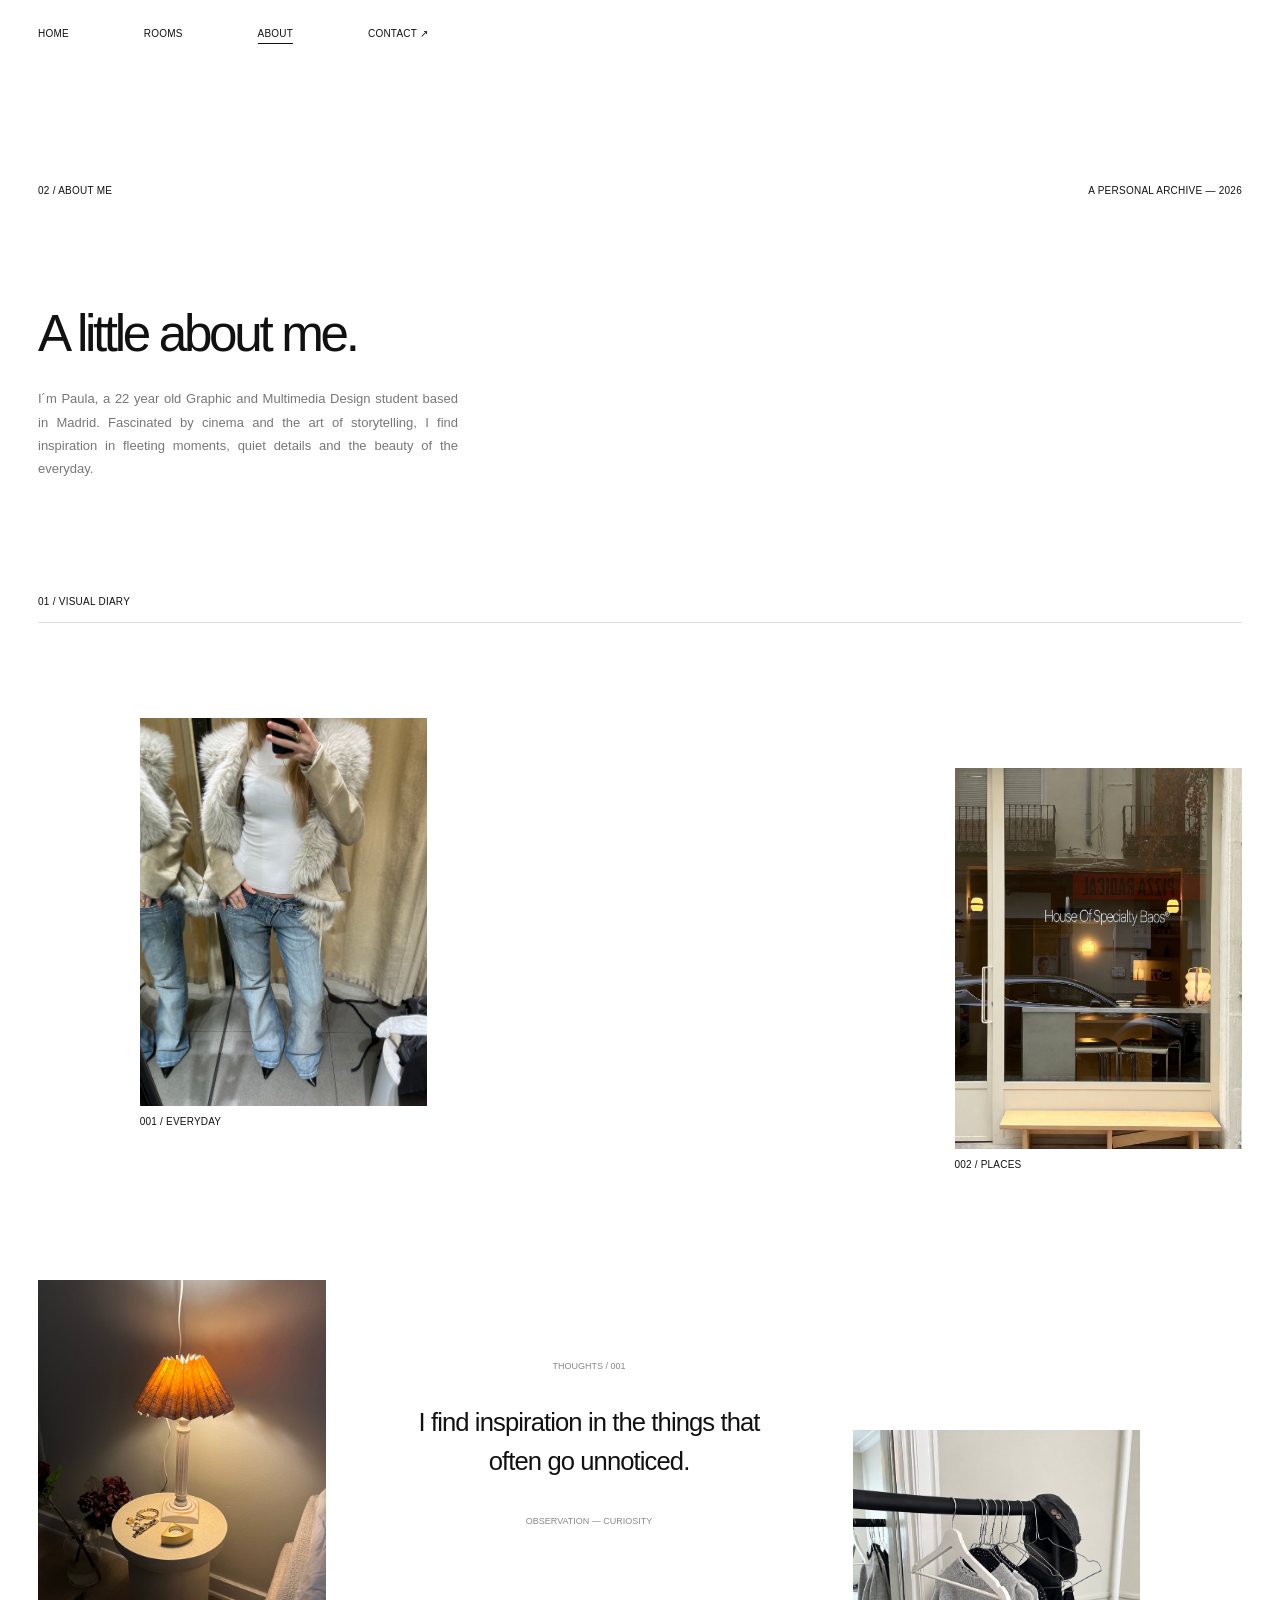
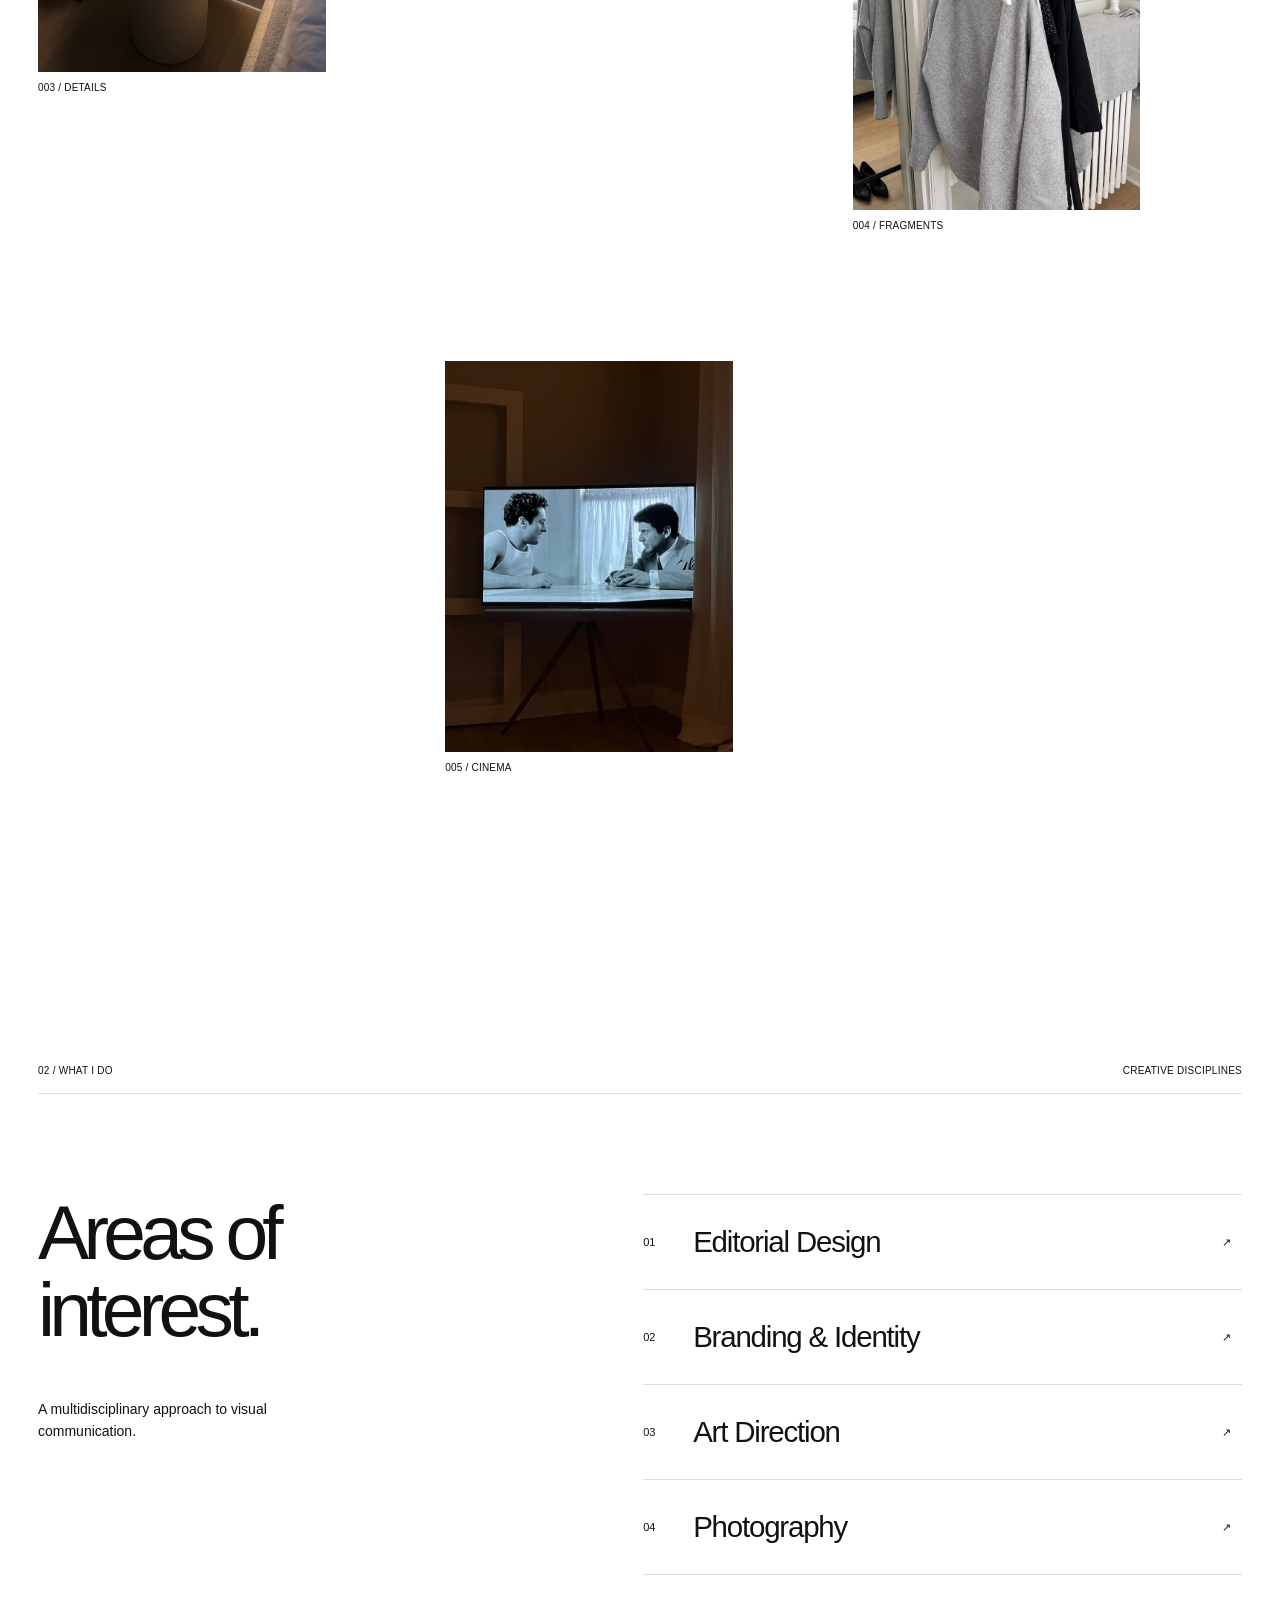
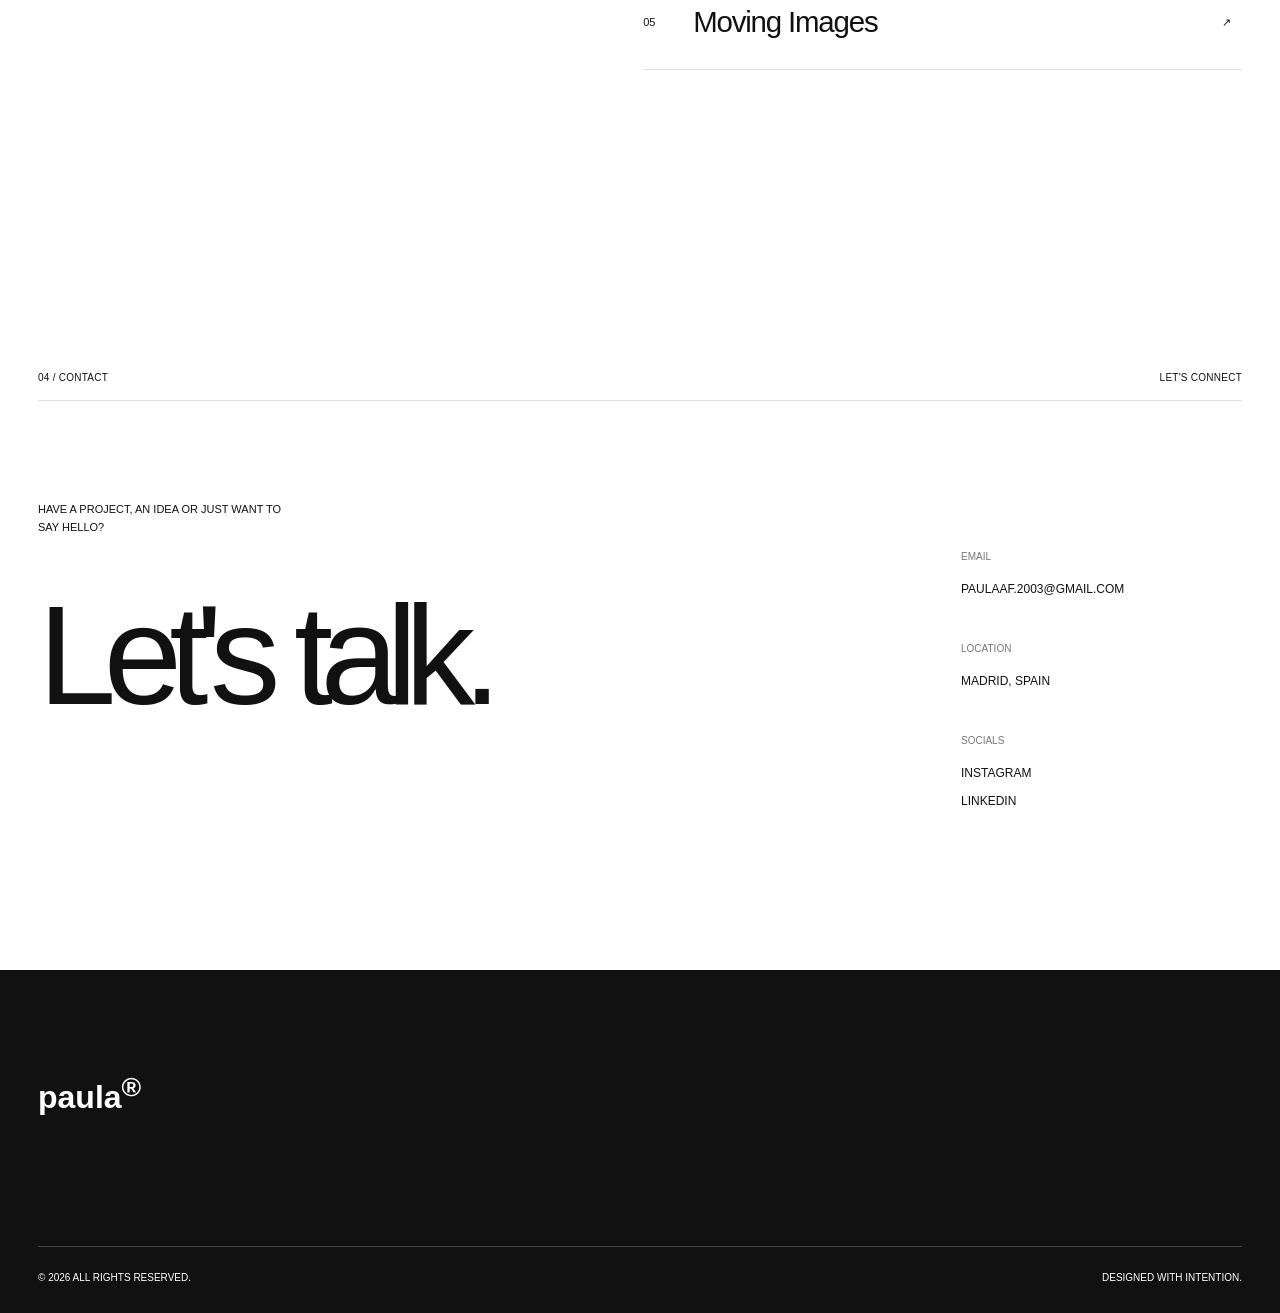
<file: about.html>
<!DOCTYPE html>
<html lang="en">

<head>

    <meta charset="UTF-8">
    <meta name="viewport"
          content="width=device-width, initial-scale=1.0">

    <meta name="description"
          content="About Paula Alcalde, a graphic and multimedia designer based in Madrid.">

    <title>About — Paula Alcalde®</title>

    <link rel="stylesheet" href="css/style.css">

    <script src="js/script.js" defer></script>

</head>

<body>

    <!-- HEADER -->

    <header class="site-header">


        <button class="menu-button"
                type="button"
                aria-label="Toggle navigation"
                aria-expanded="false"
                aria-controls="navigation">
        </button>

        <nav class="site-nav"
             id="navigation"
             aria-label="Main navigation">

            <a href="index.html">HOME</a>
            <a href="rooms.html">ROOMS</a>
            <a href="about.html" aria-current="page">ABOUT</a>
            <a href="mailto:hello@example.com">CONTACT ↗</a>

        </nav>

    </header>



    <main>

        <!-- ABOUT INTRO -->

        <section class="diary-intro wrap">

            <div class="diary-meta">
                <span>02 / ABOUT ME</span>
                <span>A PERSONAL ARCHIVE — 2026</span>
            </div>

            <div class="diary-heading">

                <div>
                    <h1>A little about me.</h1>

                    <p>
                            I´m Paula, a 22 year old Graphic and
                            Multimedia Design student based in Madrid.
                            Fascinated by cinema and the art of
                            storytelling, I find inspiration in
                            fleeting moments, quiet details and
                            the beauty of the everyday.
                    </p>
                </div>


            </div>

        </section>




        <!-- PERSONAL GALLERY -->

        <section class="diary-section wrap">

            <div class="diary-section-label">
                <span>01 / VISUAL DIARY</span>
            </div>


            <div class="diary-gallery">

                <!-- PHOTO 01 -->

                <figure class="diary-photo diary-photo-01">

                    <div class="diary-image">
                        <img src="gallery/About 5.jpeg"
                             alt="A personal moment"
                             loading="lazy">
                    </div>

                    <figcaption>001 / EVERYDAY</figcaption>

                </figure>


                <!-- PHOTO 03 -->

                <figure class="diary-photo diary-photo-03">

                    <div class="diary-image">
                        <img src="gallery/About 4.jpeg"
                             alt="A place I remember"
                             loading="lazy">
                    </div>

                    <figcaption>002 / PLACES</figcaption>

                </figure>


                <!-- PERSONAL QUOTE -->

                <div class="diary-quote">

                    <span>THOUGHTS / 001</span>

                    <p>
                        I find inspiration in the
                        things that often go unnoticed.
                    </p>

                    <span>
                        OBSERVATION — CURIOSITY
                    </span>

                </div>


                <!-- PHOTO 04 -->

                <figure class="diary-photo diary-photo-04">

                    <div class="diary-image">
                        <img src="gallery/About 2.jpeg"
                             alt="A personal fragment"
                             loading="lazy">
                    </div>

                    <figcaption>003 / DETAILS</figcaption>

                </figure>


                <!-- PHOTO 05 -->

                <figure class="diary-photo diary-photo-05">

                    <div class="diary-image">
                        <img src="gallery/About 6.jpeg"
                             alt="Cinema and visual inspiration"
                             loading="lazy">
                    </div>

                    <figcaption>004 / FRAGMENTS</figcaption>

                </figure>


                <!-- PHOTO 06 -->

                <figure class="diary-photo diary-photo-06">

                    <div class="diary-image">
                        <img src="gallery/About 3.jpeg"
                             alt="Everyday observations"
                             loading="lazy">
                    </div>

                    <figcaption>005 / CINEMA</figcaption>

                </figure>

            </div>

        </section>

           
        <!-- CREATIVE DISCIPLINES -->

        <section class="about-disciplines wrap">

            <div class="section-meta eyebrow">

                <span>02 / WHAT I DO</span>
                <span>CREATIVE DISCIPLINES</span>

            </div>

            <div class="disciplines-layout">

                <div class="disciplines-heading">

                    <h2 class="reveal">
                        Areas of<br>
                        interest.
                    </h2>

                    <p>
                        A multidisciplinary approach
                        to visual communication.
                    </p>

                </div>


                <div class="disciplines-list">

                    <div class="discipline-item">
                        <span>01</span>
                        <h3>Editorial Design</h3>
                        <span>↗</span>
                    </div>

                    <div class="discipline-item">
                        <span>02</span>
                        <h3>Branding & Identity</h3>
                        <span>↗</span>
                    </div>

                    <div class="discipline-item">
                        <span>03</span>
                        <h3>Art Direction</h3>
                        <span>↗</span>
                    </div>

                    <div class="discipline-item">
                        <span>04</span>
                        <h3>Photography</h3>
                        <span>↗</span>
                    </div>

                    <div class="discipline-item">
                        <span>05</span>
                        <h3>Moving Images</h3>
                        <span>↗</span>
                    </div>

                </div>

            </div>

        </section>



    <!-- CONTACT -->

        <section class="about-contact wrap">

            <div class="section-meta eyebrow">

                <span>04 / CONTACT</span>
                <span>LET'S CONNECT</span>

            </div>


            <div class="about-contact-layout">

                <div>

                    <p>
                        HAVE A PROJECT, AN IDEA
                        OR JUST WANT TO SAY HELLO?
                    </p>

                    <h2 class="reveal">

                        <a href="mailto:hello@example.com">
                            Let's talk.
                        </a>

                    </h2>

                </div>


                <div class="about-contact-info">

                    <div>
                        <span>EMAIL</span>

                        <a href="mailto:hello@example.com">
                            PAULAAF.2003@GMAIL.COM
                        </a>
                    </div>

                    <div>
                        <span>LOCATION</span>
                        <p>MADRID, SPAIN</p>
                    </div>

                    <div>
                        <span>SOCIALS</span>

                        <a href="https://www.instagram.com/"
                           target="_blank"
                           rel="noopener noreferrer">
                            INSTAGRAM 
                        </a>

                        <a href="https://www.linkedin.com/"
                           target="_blank"
                           rel="noopener noreferrer">
                            LINKEDIN 
                        </a>

                    </div>

                </div>

            </div>

        </section>

    </main>



    <!-- FOOTER -->

    <footer class="footer">

        <div class="footer-top">

            <h1>
                <br>
                paula<sup>®</sup>
            </h1>

        </div>

        <div class="footer-bottom">

            <span>
                © 2026 ALL RIGHTS RESERVED.
            </span>

            <a href="#">
                DESIGNED WITH INTENTION.
            </a>

        </div>

    </footer>

</body>
</html>
</file>
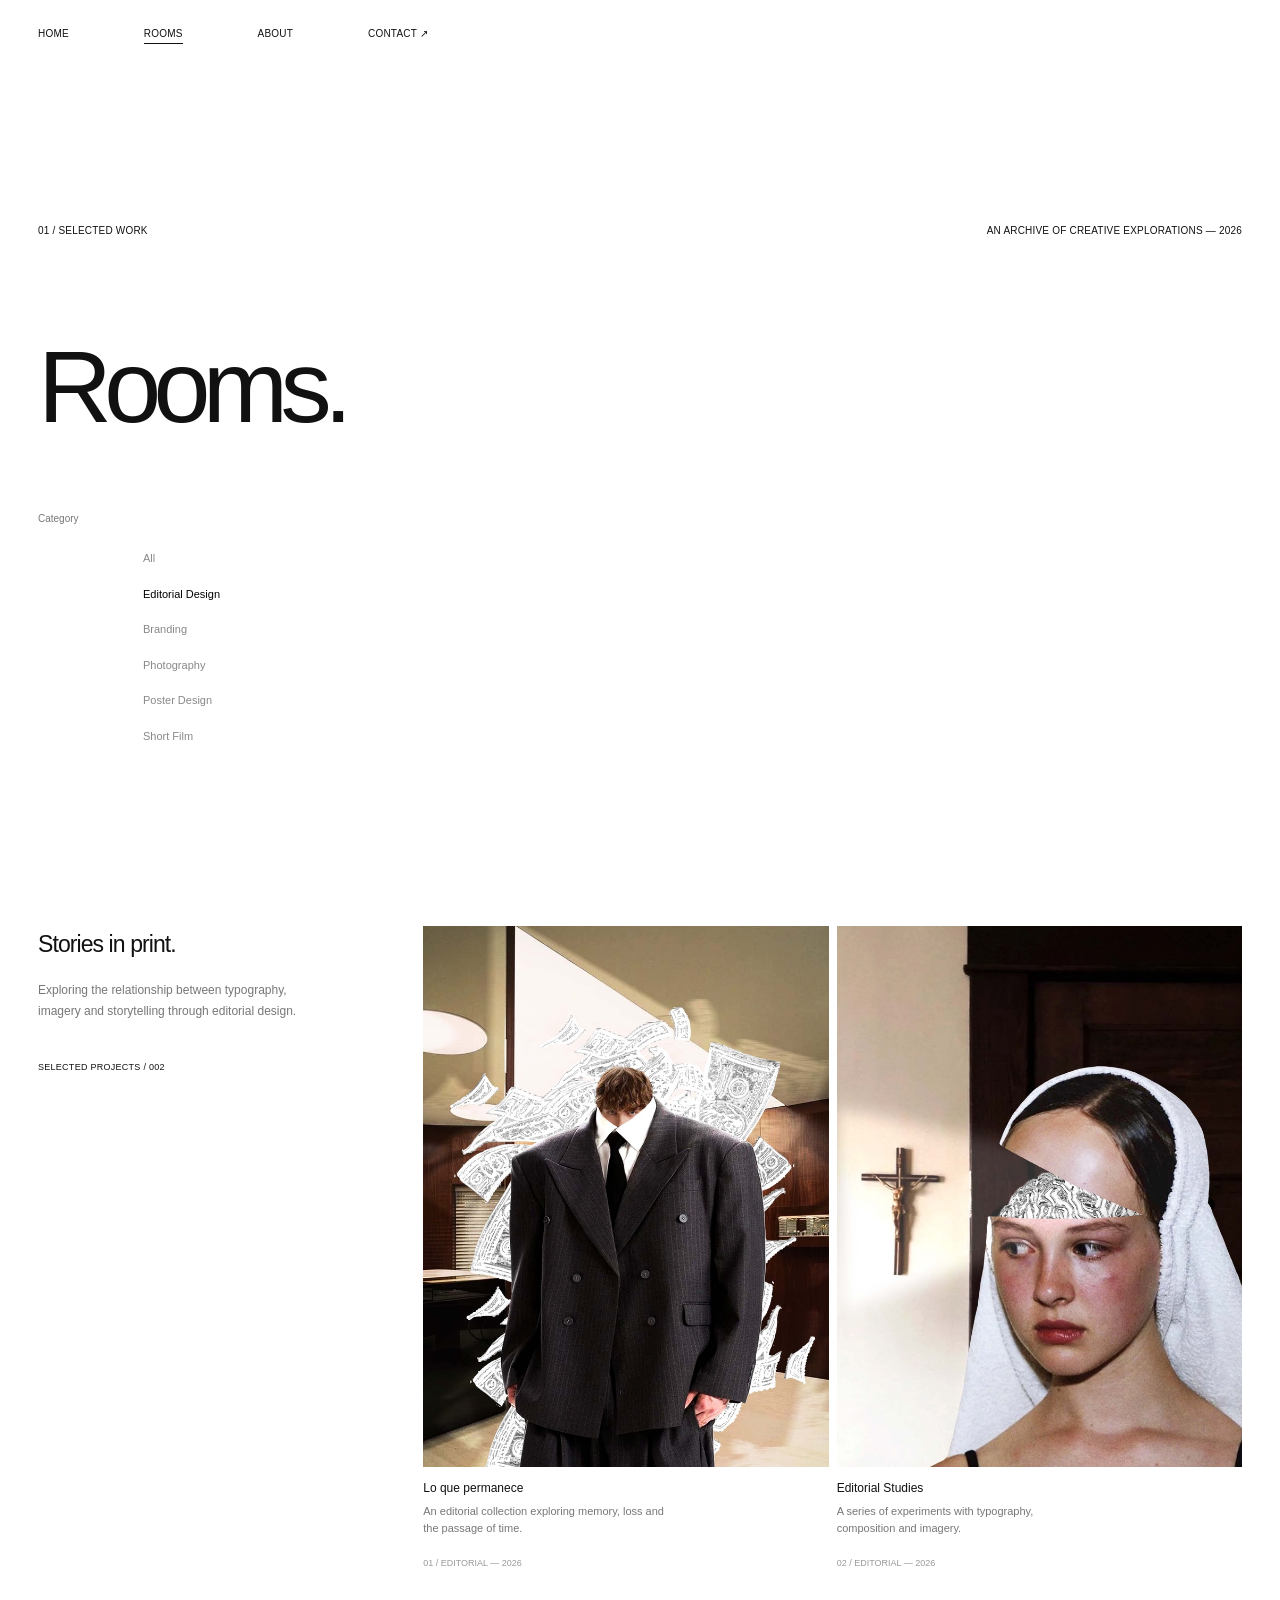
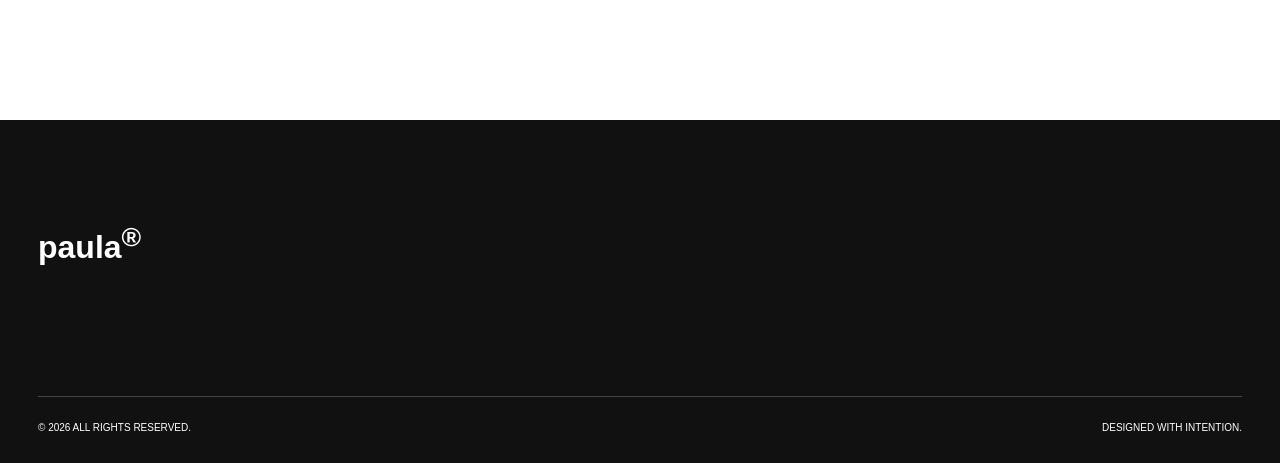
<file: rooms.html>
<!DOCTYPE html>
<html lang="en">

<head>

    <meta charset="UTF-8">
    <meta name="viewport"
          content="width=device-width, initial-scale=1.0">

    <meta name="description"
          content="Explore the creative archive of Paula Alcalde. Editorial design, branding, photography, poster design and short film.">

    <title>Rooms — Paula Alcalde®</title>

    <link rel="stylesheet" href="css/style.css">

    <script src="js/script.js" defer></script>

</head>


<body>

    <!-- HEADER -->

    <header class="site-header">

        <button class="menu-button"
                type="button"
                aria-label="Toggle navigation"
                aria-expanded="false"
                aria-controls="navigation">
        </button>

        <nav class="site-nav"
             id="navigation"
             aria-label="Main navigation">

            <a href="index.html">HOME</a>
            <a href="rooms.html" aria-current="page">ROOMS</a>
            <a href="about.html">ABOUT</a>
            <a href="mailto:hello@example.com">CONTACT ↗</a>

        </nav>

    </header>



    <main>

        <!-- ROOMS / INTRO -->

        <section class="rooms-header wrap">

            <div class="rooms-top">
                <span>01 / SELECTED WORK</span>
                <span>AN ARCHIVE OF CREATIVE EXPLORATIONS — 2026</span>
            </div>

            <h1>Rooms.</h1>

            <div class="rooms-controls">

                <!-- CATEGORIES -->

                <div class="rooms-filter-group">

                    <span class="rooms-control-label">Category</span>

                    <div class="rooms-filters">
                        <button class="active" data-filter="all">All</button>
                        <button data-filter="editorial">Editorial Design</button>
                        <button data-filter="branding">Branding</button>
                        <button data-filter="photography">Photography</button>
                        <button data-filter="poster">Poster Design</button>
                        <button data-filter="film">Short Film</button>
                    </div>

                </div>

            </div>

        </section>


        <!-- ROOMS / PROJECT CONTENT -->

        <section class="rooms-content wrap">

            <!-- EDITORIAL DESIGN -->

            <div class="rooms-category-content"
                data-content="editorial">

                <div class="editorial-layout">

                    <!-- LEFT / INTRO -->

                    <div class="editorial-intro">


                        <div class="editorial-intro-bottom">

                            <h2>Stories in print.</h2>

                            <p>
                                Exploring the relationship between
                                typography, imagery and storytelling
                                through editorial design.
                            </p>

                            <span class="editorial-count">
                                SELECTED PROJECTS / 002
                            </span>

                        </div>

                    </div>


                    <!-- RIGHT / PROJECTS -->

                    <div class="editorial-projects">

                        <!-- PROJECT 01 -->

                        <article class="editorial-project">

                            <div class="editorial-image">
                                <img src="gallery/Editorial Design 1.jpeg"
                                    alt="Lo que permanece"
                                    loading="lazy">
                            </div>

                            <div class="editorial-project-info">

                                <h3>Lo que permanece</h3>

                                <p>
                                    An editorial collection exploring
                                    memory, loss and the passage of time.
                                </p>

                                <span>01 / EDITORIAL — 2026</span>

                            </div>

                        </article>


                        <!-- PROJECT 02 -->

                        <article class="editorial-project">

                            <div class="editorial-image">
                                <img src="gallery/Home 3.jpeg"
                                    alt="Editorial Studies"
                                    loading="lazy">
                            </div>

                            <div class="editorial-project-info">

                                <h3>Editorial Studies</h3>

                                <p>
                                    A series of experiments with
                                    typography, composition and imagery.
                                </p>

                                <span>02 / EDITORIAL — 2026</span>

                            </div>

                        </article>

                    </div>

                </div>

            </div>


            <!-- OTHER CATEGORIES -->

            <div class="rooms-category-content"
                data-content="branding"
                hidden>
                <!-- Aquí irá el diseño de Branding -->
            </div>

            <div class="rooms-category-content"
                data-content="photography"
                hidden>
                <!-- Aquí irá el diseño de Photography -->
            </div>

            <div class="rooms-category-content"
                data-content="poster"
                hidden>
                <!-- Aquí irá el diseño de Poster Design -->
            </div>

            <div class="rooms-category-content"
                data-content="film"
                hidden>
                <!-- Aquí irá el diseño de Short Film -->
            </div>

        </section>



    </main>


    <!-- FOOTER -->

    <footer class="footer">

        <div class="footer-top">

            <h1>
                <br>
                paula<sup>®</sup>
            </h1>

        </div>

        <div class="footer-bottom">

            <span>
                © 2026 ALL RIGHTS RESERVED.
            </span>

            <a href="#">
                DESIGNED WITH INTENTION.
            </a>

        </div>

    </footer>

</body>
</html>
</file>
<file: css/style.css>
/* ==========================================
   PAULA ALCALDE®
   EDITORIAL & EXPERIMENTAL PORTFOLIO
========================================== */


/* ==========================================
   01. VARIABLES & RESET
========================================== */

:root {
    --white: #ffffff;
    --black: #111111;
    --gray: #777777;
    --light-gray: #dedede;
    --off-white: #f7f7f7;

    --font-main: "Helvetica Neue", Helvetica, Arial, sans-serif;

    --page-padding: 38px;
    --header-height: 85px;

    --ease: cubic-bezier(0.22, 1, 0.36, 1);
}

* {
    margin: 0;
    padding: 0;
    box-sizing: border-box;
}

html {
    scroll-behavior: smooth;
}

body {
    background: var(--white);
    color: var(--black);
    font-family: var(--font-main);
    -webkit-font-smoothing: antialiased;
    overflow-x: hidden;
}

body.menu-open {
    overflow: hidden;
}

a {
    color: inherit;
    text-decoration: none;
}

button {
    font: inherit;
}

img {
    display: block;
    width: 100%;
}

[hidden] {
    display: none !important;
}

::selection {
    background: var(--black);
    color: var(--white);
}


/* ==========================================
   02. GENERAL ELEMENTS
========================================== */

.wrap {
    width: 100%;
    padding-left: var(--page-padding);
    padding-right: var(--page-padding);
}

.eyebrow,
.micro,
.caption {
    font-size: 10px;
    font-weight: 400;
    letter-spacing: 0.025em;
    line-height: 1.5;
}

.micro {
    font-size: 9px;
}

.muted {
    color: #bcbcbc;
}

.intro-meta,
.section-meta {
    display: flex;
    justify-content: space-between;
    align-items: center;
    gap: 20px;
}

.section-meta {
    padding-bottom: 15px;
    border-bottom: 1px solid var(--light-gray);
}

.section-link {
    display: flex;
    align-items: center;
    justify-content: space-between;
    gap: 30px;

    width: 100%;
    padding: 20px 0;

    border-top: 1px solid var(--black);
    border-bottom: 1px solid var(--black);

    font-size: 11px;
    transition: padding 0.4s var(--ease);
}

.section-link span:last-child {
    font-size: 20px;
    transition: transform 0.4s var(--ease);
}

.section-link:hover {
    padding-left: 12px;
    padding-right: 12px;
}

.section-link:hover span:last-child {
    transform: translate(5px, -5px);
}


/* ==========================================
   03. HEADER
========================================== */

.site-header {
    position: relative;
    z-index: 1000;

    min-height: var(--header-height);
    padding: 28px var(--page-padding);

    display: flex;
    align-items: flex-start;
    justify-content: space-between;
    gap: 30px;

    background: var(--white);
}

.wordmark {
    font-size: 15px;
    font-weight: 600;
    letter-spacing: -0.055em;
    white-space: nowrap;
}

.wordmark sup {
    font-size: 8px;
    margin-left: 2px;
}

.site-nav {
    display: flex;
    align-items: center;
    gap: 75px;
}

.site-nav a {
    position: relative;
    font-size: 10px;
    font-weight: 400;
    letter-spacing: 0.02em;
    padding-bottom: 5px;
}

.site-nav a::after {
    content: "";
    position: absolute;
    left: 0;
    bottom: 0;

    width: 0;
    height: 1px;
    background: var(--black);

    transition: width 0.4s var(--ease);
}

.site-nav a:hover::after,
.site-nav a[aria-current="page"]::after {
    width: 100%;
}

.menu-button {
    display: none;
    background: none;
    border: none;
    font-size: 11px;
    cursor: pointer;
}


/* ==========================================
   04. HOME — INTRO
========================================== */

.intro {
    padding-top: 110px;
    padding-bottom: 95px;
}

.intro-meta {
    margin-bottom: 80px;
}

.intro h1 {
    font-size: clamp(95px, 15vw, 250px);
    font-weight: 400;
    line-height: 0.85;
    letter-spacing: -0.105em;
}

.intro-note {
    max-width: 300px;
    margin-top: 60px;
    margin-left: auto;

    font-size: 15px;
    line-height: 1.55;
}


/* ==========================================
   05. HOME — PROJECT GALLERY
========================================== */

.gallery-section {
    padding-top: 35px;
    padding-bottom: 150px;
}

.gallery-section .section-meta {
    margin-bottom: 55px;
}

.gallery {
    display: grid;
    grid-template-columns: repeat(12, minmax(0, 1fr));
    column-gap: 18px;
    row-gap: 100px;
    align-items: start;
}

.project {
    display: block;
    min-width: 0;
}

.project:nth-child(1) {
    grid-column: 1 / 7;
}

.project:nth-child(2) {
    grid-column: 8 / 12;
    margin-top: 120px;
}

.project:nth-child(3) {
    grid-column: 2 / 5;
    margin-top: -10px;
}

.project:nth-child(4) {
    grid-column: 7 / 13;
    margin-top: 130px;
}

.project:nth-child(5) {
    grid-column: 3 / 10;
    margin-top: 80px;
}

.project-media {
    position: relative;
    overflow: hidden;
    background: var(--off-white);
}

.project-media img {
    width: 100%;
    height: auto;
    transition: transform 1.1s var(--ease);
}

.project:hover .project-media img {
    transform: scale(1.035);
}

.project-caption {
    display: flex;
    justify-content: space-between;
    gap: 20px;
    margin-top: 12px;
}

.project-caption span:last-child {
    color: var(--gray);
    text-align: right;
}

.gallery-section > .section-link {
    max-width: 390px;
    margin: 130px 0 0 auto;
}


/* ==========================================
   06. HOME — STATEMENT
========================================== */

.statement {
    padding-top: 120px;
    padding-bottom: 160px;
    background: var(--off-white);
}

.statement-grid {
    display: grid;
    grid-template-columns: 1fr 2fr;
    gap: 60px;
}

.statement h2 {
    max-width: 950px;

    font-size: clamp(35px, 4.6vw, 76px);
    font-weight: 400;
    letter-spacing: -0.055em;
    line-height: 1.12;
}

.statement p {
    max-width: 390px;
    margin-top: 80px;
    margin-left: auto;

    font-size: 15px;
    line-height: 1.7;
}

.statement .section-link {
    max-width: 390px;
    margin: 60px 0 0 auto;
}


/* ==========================================
   07. HOME — CONTACT
========================================== */

.contact-band {
    padding-top: 130px;
    padding-bottom: 150px;
}

.contact-band h2 {
    margin: 65px 0 45px;

    font-size: clamp(75px, 12vw, 190px);
    font-weight: 400;
    letter-spacing: -0.09em;
    line-height: 0.95;
}

.contact-band h2 a {
    display: inline-block;
    transition: transform 0.5s var(--ease);
}

.contact-band h2 a:hover {
    transform: translateX(15px);
}


/* ==========================================
   08. ROOMS — INTRO
========================================== */

.rooms-intro {
    padding-top: 110px;
    padding-bottom: 120px;
}

.rooms-intro .intro-meta {
    margin-bottom: 90px;
}

.rooms-heading h1 {
    font-size: clamp(85px, 13vw, 220px);
    font-weight: 400;
    letter-spacing: -0.1em;
    line-height: 0.9;
}

.rooms-heading-info {
    display: flex;
    justify-content: space-between;
    align-items: flex-end;
    gap: 40px;
    margin-top: 65px;
}

.rooms-heading-info p {
    max-width: 330px;
    font-size: 15px;
    line-height: 1.6;
}


/* ==========================================
   09. ROOMS — FILTERS
========================================== */

.rooms-archive {
    padding-bottom: 160px;
}

.rooms-filters {
    display: flex;
    flex-wrap: wrap;
    align-items: center;
    gap: 15px 45px;

    padding: 35px 0 85px;
}

.filter-btn {
    position: relative;

    background: none;
    border: none;
    padding: 8px 0;

    color: #999999;
    font-size: 11px;
    font-weight: 400;
    letter-spacing: 0.015em;

    cursor: pointer;
    transition: color 0.3s ease;
}

.filter-btn:hover,
.filter-btn.active {
    color: var(--black);
}

.filter-btn::after {
    content: "";
    position: absolute;
    left: 0;
    bottom: 0;

    width: 0;
    height: 1px;
    background: var(--black);

    transition: width 0.4s var(--ease);
}

.filter-btn.active::after,
.filter-btn:hover::after {
    width: 100%;
}

.filter-btn sup {
    font-size: 8px;
    margin-left: 3px;
}


/* ==========================================
   10. ROOMS — EXPERIMENTAL GALLERY
========================================== */

.rooms-gallery {
    display: grid;
    grid-template-columns: repeat(12, minmax(0, 1fr));
    column-gap: 18px;
    row-gap: 110px;
    align-items: start;
}

.room-card {
    min-width: 0;
}

.room-card:nth-child(8n + 1) {
    grid-column: span 6;
}

.room-card:nth-child(8n + 2) {
    grid-column: span 4;
    margin-top: 125px;
}

.room-card:nth-child(8n + 3) {
    grid-column: span 3;
    margin-top: 40px;
}

.room-card:nth-child(8n + 4) {
    grid-column: span 6;
    margin-top: 160px;
}

.room-card:nth-child(8n + 5) {
    grid-column: span 5;
}

.room-card:nth-child(8n + 6) {
    grid-column: span 6;
    margin-top: 90px;
}

.room-card:nth-child(8n + 7) {
    grid-column: span 4;
}

.room-card:nth-child(8n + 8) {
    grid-column: span 5;
    margin-top: 130px;
}

.room-card-link {
    display: block;
}

.room-card-image {
    position: relative;
    overflow: hidden;
    background: var(--off-white);
}

.room-card-image img {
    width: 100%;
    height: auto;
    transition: transform 1.1s var(--ease);
}

.room-card-link:hover img {
    transform: scale(1.04);
}

.room-card-arrow {
    position: absolute;
    top: 15px;
    right: 15px;

    width: 36px;
    height: 36px;

    display: flex;
    justify-content: center;
    align-items: center;

    background: var(--white);
    font-size: 18px;

    opacity: 0;
    transform: translateY(8px);
    transition: all 0.4s var(--ease);
}

.room-card-link:hover .room-card-arrow {
    opacity: 1;
    transform: translateY(0);
}

.room-card-caption {
    display: flex;
    justify-content: space-between;
    gap: 20px;
    margin-top: 14px;
}

.room-card-caption h2 {
    font-size: 11px;
    font-weight: 500;
    margin-bottom: 5px;
}

.room-card-caption span {
    font-size: 10px;
    color: var(--gray);
}

.room-card-caption > span {
    white-space: nowrap;
}

.room-card.is-hidden {
    display: none;
}

.no-results {
    text-align: center;
    padding: 100px 20px;
    font-size: 12px;
}


/* FILTERED LAYOUT */

.rooms-gallery.is-filtered {
    row-gap: 90px;
}

.rooms-gallery.is-filtered .room-card:not(.is-hidden) {
    grid-column: span 6;
    margin-top: 0;
}

.rooms-gallery.is-filtered .room-card:not(.is-hidden):nth-child(even) {
    margin-top: 100px;
}


/* ==========================================
   11. ROOMS — ARCHIVE END
========================================== */

.archive-end {
    display: flex;
    justify-content: space-between;
    gap: 20px;

    border-top: 1px solid var(--light-gray);
    margin-top: 140px;
    padding-top: 20px;
}


/* ==========================================
   12. ROOMS — NEXT SECTION
========================================== */

.rooms-next {
    padding-top: 110px;
    padding-bottom: 150px;
    background: var(--off-white);
}

.rooms-next-content {
    display: flex;
    justify-content: space-between;
    align-items: flex-end;
    gap: 50px;
    margin-top: 90px;
}

.rooms-next-content p {
    max-width: 260px;
    font-size: 15px;
    line-height: 1.6;
}

.rooms-next-content a {
    font-size: clamp(60px, 9vw, 145px);
    letter-spacing: -0.085em;
    line-height: 1;
    white-space: nowrap;
}

.rooms-next-content a span {
    display: inline-block;
    font-size: 0.5em;
    vertical-align: top;
    transition: transform 0.4s var(--ease);
}

.rooms-next-content a:hover span {
    transform: translate(10px, -10px);
}


/* ==========================================
   13. ABOUT — INTRODUCTION
========================================== */

.about-intro {
    padding-top: 110px;
    padding-bottom: 160px;
}

.about-intro .intro-meta {
    margin-bottom: 90px;
}

.about-heading {
    display: flex;
    justify-content: space-between;
    align-items: flex-end;
    gap: 40px;
    margin-bottom: 130px;
}

.about-heading h1 {
    font-size: clamp(80px, 12vw, 190px);
    font-weight: 400;
    line-height: 0.9;
    letter-spacing: -0.095em;
}

.about-layout {
    display: grid;
    grid-template-columns: 1.1fr 0.9fr;
    gap: 12%;
    align-items: start;
}

.about-image {
    max-width: 650px;
}

.about-image img {
    aspect-ratio: 4 / 5;
    object-fit: cover;
    filter: grayscale(100%);
}

.image-caption {
    display: flex;
    justify-content: space-between;
    gap: 20px;
    margin-top: 13px;
    font-size: 10px;
}

.about-text {
    max-width: 470px;
    padding-top: 90px;
}

.about-text h2 {
    font-size: clamp(45px, 5vw, 80px);
    font-weight: 400;
    letter-spacing: -0.07em;
    margin: 35px 0 50px;
}

.about-text p {
    font-size: 15px;
    line-height: 1.8;
    margin-bottom: 25px;
}

.about-text .about-lead {
    font-size: 21px;
    line-height: 1.5;
    letter-spacing: -0.025em;
    margin-bottom: 45px;
}


/* ==========================================
   14. ABOUT — QUOTE
========================================== */

.about-quote {
    padding-top: 110px;
    padding-bottom: 160px;
    background: var(--off-white);
}

.quote-layout {
    display: grid;
    grid-template-columns: 1fr 3fr;
    gap: 40px;
    margin-top: 110px;
}

.quote-symbol {
    font-size: 45px;
}

.quote-layout h2 {
    font-size: clamp(45px, 6.5vw, 110px);
    font-weight: 400;
    line-height: 1.1;
    letter-spacing: -0.07em;
}

.quote-layout h2 em {
    font-weight: 400;
    color: var(--gray);
}


/* ==========================================
   15. ABOUT — DISCIPLINES
========================================== */

.about-disciplines {
    padding-top: 150px;
    padding-bottom: 170px;
}

.disciplines-layout {
    display: grid;
    grid-template-columns: 1fr 1.3fr;
    gap: 12%;
    margin-top: 100px;
}

.disciplines-heading h2 {
    font-size: clamp(50px, 6vw, 100px);
    font-weight: 400;
    line-height: 1;
    letter-spacing: -0.075em;
}

.disciplines-heading p {
    max-width: 250px;
    font-size: 14px;
    line-height: 1.6;
    margin-top: 50px;
}

.discipline-item {
    display: grid;
    grid-template-columns: 35px 1fr 20px;
    align-items: center;
    gap: 15px;

    border-top: 1px solid var(--light-gray);
    padding: 30px 0;

    transition: padding 0.4s var(--ease);
}

.discipline-item:last-child {
    border-bottom: 1px solid var(--light-gray);
}

.discipline-item > span {
    font-size: 11px;
}

.discipline-item h3 {
    font-size: clamp(19px, 2.3vw, 35px);
    font-weight: 400;
    letter-spacing: -0.04em;
}

.discipline-item:hover {
    padding-left: 12px;
    padding-right: 12px;
}


/* ==========================================
   16. ABOUT — PERSONAL
========================================== */

.about-personal {
    padding-top: 120px;
    padding-bottom: 150px;
    background: var(--off-white);
}

.personal-layout {
    display: grid;
    grid-template-columns: 1fr 1fr;
    gap: 12%;
    margin-top: 100px;
}

.personal-title h2 {
    font-size: clamp(55px, 7vw, 120px);
    font-weight: 400;
    line-height: 0.95;
    letter-spacing: -0.08em;
}

.personal-description {
    padding-top: 60px;
}

.personal-description p {
    max-width: 460px;
    font-size: 17px;
    line-height: 1.7;
    margin-bottom: 30px;
}

.personal-interests {
    display: flex;
    flex-wrap: wrap;
    gap: 10px 25px;
    margin-top: 60px;
}

.personal-interests span {
    font-size: 10px;
    border-bottom: 1px solid var(--black);
    padding-bottom: 8px;
}


/* ==========================================
   17. ABOUT — CONTACT
========================================== */

.about-contact {
    padding-top: 130px;
    padding-bottom: 160px;
}

.about-contact-layout {
    display: grid;
    grid-template-columns: 1.5fr 0.5fr;
    gap: 80px;
    margin-top: 100px;
}

.about-contact-layout > div:first-child > p {
    max-width: 250px;
    font-size: 11px;
    line-height: 1.6;
}

.about-contact h2 {
    margin-top: 50px;

    font-size: clamp(75px, 11vw, 180px);
    font-weight: 400;
    letter-spacing: -0.09em;
    line-height: 1;
}

.about-contact h2 a {
    display: inline-block;
    transition: transform 0.4s var(--ease);
}

.about-contact h2 a:hover {
    transform: translateX(10px);
}

.about-contact-info {
    display: flex;
    flex-direction: column;
    gap: 45px;
    padding-top: 50px;
}

.about-contact-info > div {
    display: flex;
    flex-direction: column;
    align-items: flex-start;
    gap: 10px;
}

.about-contact-info div > span {
    font-size: 10px;
    color: var(--gray);
    margin-bottom: 8px;
}

.about-contact-info a,
.about-contact-info p {
    font-size: 12px;
    line-height: 1.5;
}

.about-contact-info a:hover {
    text-decoration: underline;
}


/* ==========================================
   18. FOOTER
========================================== */

.footer {
    background: var(--black);
    color: var(--white);
    padding: 65px var(--page-padding) 30px;
}

.footer-top {
    display: flex;
    justify-content: space-between;
    gap: 30px;
    padding-bottom: 130px;
}

.footer-top span,
.footer-top a {
    font-size: 11px;
}

.footer-bottom {
    display: flex;
    justify-content: space-between;
    align-items: center;
    flex-wrap: wrap;
    gap: 20px;

    border-top: 1px solid #444444;
    padding-top: 25px;
}

.footer-bottom span,
.footer-bottom a {
    font-size: 10px;
}


/* ==========================================
   19. SCROLL ANIMATIONS
========================================== */

.js-enabled .reveal {
    opacity: 0;
    transform: translateY(35px);

    transition:
        opacity 0.9s ease,
        transform 1s var(--ease);
}

.js-enabled .reveal.is-visible {
    opacity: 1;
    transform: translateY(0);
}


/* ==========================================
   20. RESPONSIVE — TABLET
========================================== */

@media (max-width: 1024px) {

    :root {
        --page-padding: 28px;
    }

    .site-nav {
        gap: 35px;
    }

    .gallery,
    .rooms-gallery {
        column-gap: 12px;
    }

    .about-layout {
        gap: 7%;
    }

    .about-text {
        padding-top: 30px;
    }

    .disciplines-layout {
        gap: 7%;
    }

    .rooms-next-content a {
        font-size: 8vw;
    }

}


/* ==========================================
   21. RESPONSIVE — MOBILE
========================================== */

@media (max-width: 767px) {

    :root {
        --page-padding: 20px;
        --header-height: 70px;
    }


    /* HEADER */

    .site-header {
        min-height: var(--header-height);
        padding-top: 25px;
        padding-bottom: 25px;
        align-items: center;
    }

    .wordmark {
        font-size: 14px;
    }

    .menu-button {
        display: block;
    }

    .site-nav {
        position: absolute;
        top: 100%;
        left: 0;
        width: 100%;

        display: none;
        flex-direction: column;
        align-items: flex-start;
        gap: 30px;

        background: var(--white);
        padding: 45px var(--page-padding) 60px;

        border-bottom: 1px solid var(--light-gray);
    }

    .site-nav.is-open {
        display: flex;
    }

    .site-nav a {
        font-size: 25px;
        letter-spacing: -0.04em;
    }


    /* HOME INTRO */

    .intro {
        padding-top: 90px;
        padding-bottom: 80px;
    }

    .intro-meta {
        margin-bottom: 65px;
    }

    .intro h1 {
        font-size: clamp(75px, 17vw, 135px);
    }

    .intro-note {
        margin-top: 55px;
        font-size: 13px;
    }


    /* HOME GALLERY */

    .gallery-section {
        padding-bottom: 100px;
    }

    .gallery {
        grid-template-columns: repeat(6, minmax(0, 1fr));
        row-gap: 65px;
    }

    .project:nth-child(n) {
        margin-top: 0;
    }

    .project:nth-child(1),
    .project:nth-child(4) {
        grid-column: 1 / 7;
    }

    .project:nth-child(2),
    .project:nth-child(5) {
        grid-column: 2 / 7;
    }

    .project:nth-child(3) {
        grid-column: 1 / 5;
    }

    .project-caption {
        font-size: 9px;
    }

    .gallery-section > .section-link {
        margin-top: 80px;
    }


    /* HOME STATEMENT */

    .statement {
        padding-top: 90px;
        padding-bottom: 100px;
    }

    .statement-grid {
        grid-template-columns: 1fr;
        gap: 55px;
    }

    .statement h2 {
        font-size: clamp(35px, 8vw, 65px);
    }

    .statement p {
        margin-top: 55px;
        font-size: 14px;
    }


    /* HOME CONTACT */

    .contact-band {
        padding-top: 100px;
        padding-bottom: 110px;
    }

    .contact-band h2 {
        font-size: clamp(65px, 13vw, 110px);
    }


    /* ROOMS INTRO */

    .rooms-intro {
        padding-top: 90px;
        padding-bottom: 90px;
    }

    .rooms-intro .intro-meta {
        margin-bottom: 70px;
    }

    .rooms-heading h1 {
        font-size: clamp(65px, 13vw, 110px);
    }

    .rooms-heading-info {
        flex-direction: column;
        align-items: flex-start;
        gap: 30px;
        margin-top: 60px;
    }

    .rooms-heading-info p {
        font-size: 14px;
    }


    /* ROOMS FILTERS */

    .rooms-filters {
        gap: 12px 25px;
        padding: 30px 0 60px;
    }

    .filter-btn {
        font-size: 10px;
    }


    /* ROOMS GALLERY */

    .rooms-gallery {
        grid-template-columns: repeat(6, minmax(0, 1fr));
        row-gap: 65px;
    }

    .room-card:nth-child(n) {
        grid-column: span 6;
        margin-top: 0;
    }

    .room-card:nth-child(3n) {
        grid-column: span 5;
    }

    .room-card:nth-child(4n) {
        grid-column: 2 / 7;
    }

    .rooms-gallery.is-filtered .room-card:not(.is-hidden) {
        grid-column: span 6;
        margin-top: 0;
    }

    .rooms-gallery.is-filtered
    .room-card:not(.is-hidden):nth-child(even) {
        margin-top: 0;
    }

    .room-card-caption h2 {
        font-size: 10px;
    }

    .archive-end {
        margin-top: 90px;
    }


    /* ROOMS NEXT */

    .rooms-next {
        padding-top: 90px;
        padding-bottom: 110px;
    }

    .rooms-next-content {
        flex-direction: column;
        align-items: flex-start;
        gap: 50px;
        margin-top: 70px;
    }

    .rooms-next-content a {
        font-size: 12vw;
    }


    /* ABOUT INTRO */

    .about-intro {
        padding-top: 90px;
        padding-bottom: 110px;
    }

    .about-intro .intro-meta {
        margin-bottom: 70px;
    }

    .about-heading {
        flex-direction: column;
        align-items: flex-start;
        gap: 35px;
        margin-bottom: 80px;
    }

    .about-heading h1 {
        font-size: clamp(65px, 12vw, 110px);
    }

    .about-layout {
        grid-template-columns: 1fr;
        gap: 70px;
    }

    .about-text {
        padding-top: 0;
    }

    .about-text h2 {
        font-size: 55px;
    }

    .about-text .about-lead {
        font-size: 19px;
    }


    /* ABOUT QUOTE */

    .about-quote {
        padding-top: 90px;
        padding-bottom: 110px;
    }

    .quote-layout {
        grid-template-columns: 1fr;
        gap: 35px;
        margin-top: 75px;
    }

    .quote-layout h2 {
        font-size: clamp(40px, 9vw, 75px);
    }


    /* ABOUT DISCIPLINES */

    .about-disciplines {
        padding-top: 100px;
        padding-bottom: 110px;
    }

    .disciplines-layout {
        grid-template-columns: 1fr;
        gap: 65px;
        margin-top: 75px;
    }

    .disciplines-heading h2 {
        font-size: 65px;
    }

    .discipline-item h3 {
        font-size: 23px;
    }


    /* ABOUT PERSONAL */

    .about-personal {
        padding-top: 90px;
        padding-bottom: 110px;
    }

    .personal-layout {
        grid-template-columns: 1fr;
        gap: 45px;
        margin-top: 75px;
    }

    .personal-title h2 {
        font-size: 65px;
    }

    .personal-description {
        padding-top: 0;
    }

    .personal-description p {
        font-size: 15px;
    }


    /* ABOUT CONTACT */

    .about-contact {
        padding-top: 100px;
        padding-bottom: 120px;
    }

    .about-contact-layout {
        grid-template-columns: 1fr;
        gap: 60px;
        margin-top: 75px;
    }

    .about-contact h2 {
        font-size: 13vw;
    }

    .about-contact-info {
        padding-top: 0;
    }


    /* FOOTER */

    .footer {
        padding: 60px var(--page-padding) 25px;
    }

    .footer-top {
        flex-direction: column;
        gap: 25px;
        padding-bottom: 100px;
    }

    .footer-bottom {
        align-items: flex-start;
        flex-direction: column;
        gap: 15px;
    }

}


/* ==========================================
   22. SMALL MOBILE
========================================== */

@media (max-width: 380px) {

    .intro h1 {
        font-size: 16vw;
    }

    .rooms-heading h1 {
        font-size: 12vw;
    }

    .about-heading h1 {
        font-size: 11.5vw;
    }

    .project-caption,
    .room-card-caption {
        gap: 10px;
    }

}


/* ==========================================
   23. REDUCED MOTION
========================================== */

@media (prefers-reduced-motion: reduce) {

    html {
        scroll-behavior: auto;
    }

    *,
    *::before,
    *::after {
        animation-duration: 0.01ms !important;
        transition-duration: 0.01ms !important;
    }

    .js-enabled .reveal {
        opacity: 1;
        transform: none;
    }

}



/* ==========================================
   PAGE TRANSITIONS
========================================== */

body {
    opacity: 1;
    transition: opacity 0.35s ease;
}

body.page-leaving {
    opacity: 0;
    pointer-events: none;
}


/* ==========================================
   IMAGE HOVER REFINEMENT
========================================== */

.project-media,
.room-card-image {
    overflow: hidden;
}

.project-media img,
.room-card-image img {
    transition: transform 1s
        cubic-bezier(0.22, 1, 0.36, 1);
}


/* ==========================================
   FILTER TRANSITIONS
========================================== */

.room-card {
    transition:
        opacity 0.4s ease,
        transform 0.5s ease;
}

.room-card.is-hidden {
    display: none;
}


/* ==========================================
   MOBILE MENU TRANSITION
========================================== */

@media (max-width: 767px) {

    .site-nav.is-open {
        animation: menuAppear 0.4s ease both;
    }

    @keyframes menuAppear {

        from {
            opacity: 0;
            transform: translateY(-10px);
        }

        to {
            opacity: 1;
            transform: translateY(0);
        }

    }

}


/* ==========================================
   REDUCED MOTION
========================================== */

@media (prefers-reduced-motion: reduce) {

    body {
        transition: none;
    }

    .site-nav.is-open {
        animation: none;
    }

}



/* ==========================================
   HOME — VIDEO HERO
========================================== */

.video-hero {
    position: relative;
    width: 100%;
    height: 100svh;
    min-height: 620px;

    overflow: hidden;
    background: #111;
    color: #fff;
}

/* BACKGROUND VIDEO */

.hero-video {
    position: absolute;
    inset: 0;

    width: 100%;
    height: 100%;

    object-fit: cover;
    object-position: center;

    z-index: 1;
}

/* DARK OVERLAY */

.hero-overlay {
    position: absolute;
    inset: 0;

    background: rgba(0, 0, 0, 0.25);
    z-index: 2;
}

/* CONTENT */

.video-hero-content {
    position: relative;
    z-index: 3;

    display: flex;
    flex-direction: column;
    justify-content: space-between;

    height: 100%;
    padding: 115px 38px 35px;
}

/* TOP LABELS */

.hero-top {
    display: flex;
    justify-content: space-between;
    gap: 20px;

    font-size: 10px;
    letter-spacing: 0.04em;
}

/* CENTER */

.hero-center {
    width: 100%;
    margin-top: auto;
    margin-bottom: auto;
}

.hero-center > p {
    font-size: 11px;
    letter-spacing: 0.06em;
    margin-bottom: 20px;
}

.hero-center h1 {
    font-size: clamp(55px, 10vw, 160px);
    font-weight: 400;
    line-height: 0.85;
    letter-spacing: -0.09em;
    white-space: nowrap;
}

.hero-center h1 span {
    display: inline-block;
    font-size: 0.16em;
    letter-spacing: 0;
    vertical-align: top;
    margin-left: 12px;
}

.hero-subtitle {
    display: flex;
    justify-content: space-between;
    gap: 20px;

    margin-top: 30px;

    font-size: 10px;
    letter-spacing: 0.04em;
}

/* BOTTOM */

.hero-bottom {
    display: flex;
    justify-content: space-between;
    align-items: center;
    gap: 20px;

    font-size: 10px;
    letter-spacing: 0.04em;
}

.hero-bottom a {
    transition: opacity 0.3s ease;
}

.hero-bottom a:hover {
    opacity: 0.6;
}

.video-toggle {
    border: none;
    background: none;
    color: #fff;

    font-size: 10px;
    cursor: pointer;
}

/* HEADER OVER VIDEO — HOME ONLY */

body:has(.video-hero) .site-header {
    position: absolute;
    top: 0;
    left: 0;

    width: 100%;
    background: transparent;
    color: #fff;
}

body:has(.video-hero) .site-nav a::after {
    background: #fff;
}

/* MOBILE MENU OVER VIDEO */

@media (max-width: 767px) {

    body:has(.video-hero) .site-nav.is-open {
        background: #111;
        color: #fff;
        border-bottom-color: #444;
    }

    .video-hero {
        min-height: 540px;
    }

    .video-hero-content {
        padding: 115px 20px 30px;
    }

    .hero-top span:last-child {
        display: none;
    }

    .hero-center h1 {
        font-size: clamp(48px, 12.5vw, 100px);
    }

    .hero-center h1 span {
        margin-left: 5px;
    }

    .hero-subtitle {
        flex-direction: column;
        gap: 8px;
    }

    .hero-bottom {
        flex-wrap: wrap;
    }

    .hero-bottom > span {
        display: none;
    }

}

@media (prefers-reduced-motion: reduce) {
    .hero-video {
        display: none;
    }
}



/* ==========================================
   HOME — CREATIVE INTRODUCTION
========================================== */

.creative-intro {
    width: 100%;
    background: #ffffff;
    color: #111111;

    padding: 55px 38px 130px;
}


/* TOP LABELS */

.creative-intro-header {
    display: flex;
    justify-content: space-between;
    align-items: center;
    gap: 20px;

    font-size: 10px;
    letter-spacing: 0.04em;
}


/* WELCOME TEXT */

.creative-welcome {
    max-width: 500px;
    margin: 155px auto 90px;
    text-align: center;
}

.creative-welcome h2 {
    font-size: 24px;
    font-weight: 400;
    letter-spacing: -0.04em;
    line-height: 1.3;

    margin-bottom: 22px;
}

.creative-welcome p {
    max-width: 380px;
    margin: 0 auto;

    font-size: 13px;
    line-height: 1.8;
    color: #777777;
}


/* IRREGULAR LINE */

.creative-line-container {
    position: relative;

    width: 100%;
    height: 300px;

    margin: 40px 0;
}

.creative-line {
    position: absolute;
    inset: 0;

    width: 100%;
    height: 100%;

    overflow: visible;
}


/* POINTS */

.creative-point {
    position: absolute;

    display: flex;
    flex-direction: column;
    align-items: center;
    gap: 12px;

    transform: translate(-50%, -50%);
}

.creative-point span {
    font-size: 10px;
    letter-spacing: 0.02em;
    white-space: nowrap;
}

.point-dot {
    width: 6px;
    height: 6px;
    background: #111111;
    border-radius: 50%;
}


/* INDIVIDUAL POSITIONS */

.point-one {
    left: 12%;
    top: 46%;
}

.point-two {
    left: 38%;
    top: 44%;
}

.point-three {
    left: 66%;
    top: 54%;
}

.point-four {
    left: 88%;
    top: 42%;
}


/* BOTTOM LABELS */

.creative-intro-footer {
    display: flex;
    justify-content: space-between;

    margin-top: 25px;

    font-size: 11px;
    letter-spacing: 0.02em;
}


/* DESCRIPTION */

.creative-intro-description {
    max-width: 410px;

    margin: 150px auto 0;
    text-align: center;
}

.creative-intro-description p {
    font-size: 14px;
    line-height: 1.8;
    color: #666666;
}

.creative-intro-description a {
    display: inline-flex;
    align-items: center;
    gap: 20px;

    margin-top: 40px;
    padding-bottom: 8px;

    border-bottom: 1px solid #111111;

    font-size: 10px;
    letter-spacing: 0.04em;

    transition: gap 0.4s ease;
}

.creative-intro-description a:hover {
    gap: 30px;
}


/* ==========================================
   RESPONSIVE
========================================== */

@media (max-width: 767px) {

    .creative-intro {
        padding: 35px 20px 90px;
    }

    .creative-intro-header {
        font-size: 9px;
    }

    .creative-welcome {
        margin: 110px auto 65px;
    }

    .creative-welcome h2 {
        font-size: 21px;
    }

    .creative-welcome p {
        font-size: 12px;
    }

    .creative-line-container {
        height: 210px;
    }

    .creative-point span {
        font-size: 7px;
    }

    .point-dot {
        width: 5px;
        height: 5px;
    }

    .point-one {
        left: 13%;
        top: 46%;
    }

    .point-two {
        left: 38%;
        top: 44%;
    }

    .point-three {
        left: 66%;
        top: 54%;
    }

    .point-four {
        left: 88%;
        top: 42%;
    }

    .creative-intro-description {
        margin-top: 100px;
    }

    .creative-intro-description p {
        font-size: 13px;
    }

}




/* ==========================================
   HOME — SELECTED WORK
========================================== */

.selected-work-section {
    width: 100%;
    padding: 100px 38px 130px;
    background: #ffffff;
    color: #111111;
}


/* HEADER */

.selected-work-header {
    display: flex;
    justify-content: space-between;
    gap: 20px;

    padding-bottom: 15px;
    border-bottom: 1px solid #dddddd;

    font-size: 10px;
    letter-spacing: 0.03em;
}


/* INTRODUCTION */

.selected-work-intro {
    display: flex;
    justify-content: space-between;
    align-items: flex-end;
    gap: 30px;

    margin: 75px 0 90px;
}

.selected-work-intro h2 {
    font-size: 29px;
    font-weight: 400;
    letter-spacing: -0.05em;
}

.selected-work-intro p {
    max-width: 260px;
    font-size: 12px;
    line-height: 1.6;
    color: #777777;
}


/* GALLERY */

.selected-work-gallery {
    display: grid;
    grid-template-columns: repeat(12, minmax(0, 1fr));

    column-gap: 18px;
    row-gap: 110px;

    align-items: start;
}


/* PROJECTS */

.selected-piece {
    display: block;
    min-width: 0;
}

.selected-piece-image {
    position: relative;
    overflow: hidden;
    background: #eeeeee;
}

.selected-piece-image img {
    display: block;
    width: 100%;
    height: auto;

    filter: none;

    transition: transform 0.7s ease;
}

.piece-number {
    display: block;
    margin-top: 10px;

    font-size: 10px;
    letter-spacing: 0.02em;
}


/* ASYMMETRIC POSITIONS */

/* TOP LEFT — SMALL PORTRAIT */

.piece-01 {
    grid-column: 3 / 6;
    grid-row: 1;
}

/* TOP RIGHT — PORTRAIT */

.piece-02 {
    grid-column: 10 / 13;
    grid-row: 1;

    margin-top: 150px;
}

/* CENTER LEFT */

.piece-03 {
    grid-column: 5 / 8;
    grid-row: 2;
}

/* CENTER RIGHT */

.piece-04 {
    grid-column: 8 / 11;
    grid-row: 2;
}

/* BOTTOM LEFT — LANDSCAPE */

.piece-05 {
    grid-column: 1 / 7;
    grid-row: 3;

    margin-top: 20px;
}


/* ==========================================
   HOVER EFFECT
========================================== */

.selected-piece-overlay {
    position: absolute;
    inset: 0;

    display: flex;
    justify-content: center;
    align-items: center;

    padding: 20px;

    background: rgba(0, 0, 0, 0.55);

    opacity: 0;

    transition: opacity 0.45s ease;
}

.selected-piece-overlay span {
    color: #ffffff;

    font-size: 12px;
    font-weight: 400;
    letter-spacing: 0.04em;
    text-align: center;

    transform: translateY(10px);
    transition: transform 0.45s ease;
}

.selected-piece:hover .selected-piece-overlay,
.selected-piece:focus-visible .selected-piece-overlay {
    opacity: 1;
}

.selected-piece:hover .selected-piece-overlay span,
.selected-piece:focus-visible .selected-piece-overlay span {
    transform: translateY(0);
}

.selected-piece:hover img {
    transform: scale(1.025);
}


/* ==========================================
   BOTTOM LINK
========================================== */

.selected-work-bottom {
    display: flex;
    justify-content: space-between;
    align-items: center;
    gap: 20px;

    margin-top: 130px;
    padding-top: 20px;

    border-top: 1px solid #dddddd;

    font-size: 10px;
}

.selected-work-bottom a {
    border-bottom: 1px solid #111111;
    padding-bottom: 5px;

    transition: opacity 0.3s ease;
}

.selected-work-bottom a:hover {
    opacity: 0.5;
}


/* ==========================================
   RESPONSIVE — TABLET
========================================== */

@media (max-width: 1024px) {

    .selected-work-gallery {
        row-gap: 80px;
    }

    .piece-01 {
        grid-column: 2 / 6;
    }

    .piece-02 {
        grid-column: 9 / 13;
        margin-top: 100px;
    }

    .piece-03 {
        grid-column: 3 / 7;
    }

    .piece-04 {
        grid-column: 8 / 12;
    }

    .piece-05 {
        grid-column: 1 / 8;
    }

}


/* ==========================================
   RESPONSIVE — MOBILE
========================================== */

@media (max-width: 767px) {

    .selected-work-section {
        padding: 80px 20px 100px;
    }

    .selected-work-header {
        font-size: 9px;
    }

    .selected-work-intro {
        flex-direction: column;
        align-items: flex-start;
        gap: 20px;

        margin: 60px 0 70px;
    }

    .selected-work-intro h2 {
        font-size: 25px;
    }

    .selected-work-gallery {
        grid-template-columns: repeat(6, minmax(0, 1fr));
        column-gap: 12px;
        row-gap: 65px;
    }

    .piece-01 {
        grid-column: 1 / 5;
        grid-row: auto;
        margin-top: 0;
    }

    .piece-02 {
        grid-column: 3 / 7;
        grid-row: auto;
        margin-top: 0;
    }

    .piece-03 {
        grid-column: 1 / 5;
        grid-row: auto;
        margin-top: 0;
    }

    .piece-04 {
        grid-column: 3 / 7;
        grid-row: auto;
        margin-top: 0;
    }

    .piece-05 {
        grid-column: 1 / 7;
        grid-row: auto;
        margin-top: 0;
    }

    .selected-work-bottom {
        margin-top: 90px;
    }

}

@media (prefers-reduced-motion: reduce) {
    .selected-piece-image img,
    .selected-piece-overlay,
    .selected-piece-overlay span {
        transition: none;
    }
}



/* ==========================================
   ABOUT — PERSONAL VISUAL DIARY
========================================== */

/* INTRO */

.diary-intro {
    padding-top: 100px;
    padding-bottom: 115px;
}

.diary-meta,
.diary-section-label {
    display: flex;
    justify-content: space-between;
    gap: 20px;

    font-size: 10px;
    letter-spacing: 0.025em;
}

.diary-section-label {
    padding-bottom: 15px;
    border-bottom: 1px solid #dedede;
}

.diary-heading {
    display: flex;
    justify-content: space-between;
    align-items: flex-end;
    gap: 40px;

    margin-top: 110px;
}

.diary-heading h1 {
    font-size: clamp(32px, 4vw, 58px);
    font-weight: 400;
    letter-spacing: -0.065em;
    line-height: 1.1;
}

.diary-heading p {
    max-width: 420px;
    margin-top: 25px;

    font-size: 13px;
    line-height: 1.8;
    color: #777777;

    text-align: justify;
    text-align-last: left;
    hyphens: auto;
}

.diary-index {
    font-size: 10px;
    line-height: 1.6;
    text-align: right;
}


/* ==========================================
   GALLERY
========================================== */

.diary-section {
    padding-bottom: 140px;
}

.diary-gallery {
    position: relative;

    display: grid;
    grid-template-columns: repeat(12, minmax(0, 1fr));

    column-gap: 18px;
    row-gap: 110px;

    align-items: start;

    margin-top: 95px;
}

.diary-photo {
    position: relative;
    min-width: 0;
    margin: 0;
    z-index: 1;
}

.diary-photo:hover,
.diary-photo:focus-within {
    z-index: 20;
}

.diary-image {
    position: relative;
    width: 100%;
}

.diary-image img {
    display: block;
    width: 100%;
    height: auto;

    object-fit: cover;

    filter: none;

    transition:
        transform 0.6s cubic-bezier(0.22, 1, 0.36, 1),
        box-shadow 0.6s ease;
}

.diary-photo figcaption {
    margin-top: 10px;
    font-size: 10px;
    letter-spacing: 0.02em;
}


/* ==========================================
   HOVER — ENLARGE PHOTOGRAPHS
========================================== */

@media (hover: hover) and (pointer: fine) {

    .diary-photo:hover img {
        transform: scale(1.35);

        box-shadow:
            0 15px 45px rgba(0, 0, 0, 0.16);
    }

    .diary-photo {
        cursor: zoom-in;
    }

}


/* ==========================================
   ASYMMETRIC POSITIONS
========================================== */

.diary-photo-01 {
    grid-column: 2 / 5;
    grid-row: 1;
}

.diary-photo-02 {
    grid-column: 7 / 9;
    grid-row: 1;

    margin-top: 135px;
}

.diary-photo-03 {
    grid-column: 10 / 13;
    grid-row: 1;

    margin-top: 50px;
}

.diary-quote {
    grid-column: 4 / 9;
    grid-row: 2;

    padding: 75px 20px;
    text-align: center;
}

.diary-quote > span {
    font-size: 9px;
    color: #888;
}

.diary-quote p {
    max-width: 370px;
    margin: 30px auto;

    font-size: clamp(18px, 2vw, 27px);
    line-height: 1.5;
    letter-spacing: -0.035em;
}

.diary-photo-04 {
    grid-column: 1 / 4;
    grid-row: 2;
}

.diary-photo-05 {
    grid-column: 9 / 12;
    grid-row: 2;

    margin-top: 150px;
}

.diary-photo-06 {
    grid-column: 5 / 8;
    grid-row: 3;

    margin-top: 20px;
}


/* GALLERY END */

.diary-gallery-end {
    display: flex;
    justify-content: space-between;
    gap: 20px;

    border-top: 1px solid #dedede;

    padding-top: 18px;
    margin-top: 145px;

    font-size: 10px;
}


/* ==========================================
   DESCRIPTION
========================================== */

.diary-description {
    padding-top: 100px;
    padding-bottom: 140px;

    background: #f8f8f8;
}

.diary-description-grid {
    display: grid;
    grid-template-columns: 1fr 1.4fr;
    gap: 80px;

    margin-top: 110px;
}

.diary-small-label {
    font-size: 10px;
}

.diary-description-copy {
    max-width: 560px;
}

.diary-description-copy p {
    margin-bottom: 28px;

    font-size: 14px;
    line-height: 1.85;
    color: #666;
}

.diary-description-copy .diary-lead {
    font-size: 22px;
    line-height: 1.5;
    letter-spacing: -0.03em;
    color: #111;

    margin-bottom: 45px;
}


/* ==========================================
   PERSONAL INTERESTS
========================================== */

.diary-interests {
    padding-top: 110px;
    padding-bottom: 130px;
}

.diary-interests-grid {
    display: grid;
    grid-template-columns: repeat(3, 1fr);
    gap: 45px 30px;

    margin-top: 100px;
}

.diary-interests-grid span {
    font-size: 12px;
    padding-bottom: 18px;
    border-bottom: 1px solid #dedede;
}


/* ==========================================
   CONTACT
========================================== */

.diary-contact {
    padding-top: 90px;
    padding-bottom: 140px;
}

.diary-contact-content {
    display: flex;
    justify-content: space-between;
    align-items: center;
    gap: 30px;

    margin-top: 90px;
}

.diary-contact-content p {
    font-size: 12px;
}

.diary-contact-content a {
    font-size: 22px;
    letter-spacing: -0.04em;

    border-bottom: 1px solid #111;
    padding-bottom: 8px;

    transition: opacity 0.3s ease;
}

.diary-contact-content a:hover {
    opacity: 0.5;
}


/* ==========================================
   RESPONSIVE — TABLET
========================================== */

@media (max-width: 1024px) {

    .diary-gallery {
        row-gap: 85px;
    }

    .diary-photo-01 {
        grid-column: 1 / 5;
    }

    .diary-photo-02 {
        grid-column: 6 / 9;
    }

    .diary-photo-03 {
        grid-column: 10 / 13;
    }

    .diary-quote {
        grid-column: 4 / 10;
    }

    .diary-photo-04 {
        grid-column: 1 / 4;
    }

    .diary-photo-05 {
        grid-column: 10 / 13;
    }

    .diary-photo-06 {
        grid-column: 5 / 9;
    }

}


/* ==========================================
   RESPONSIVE — MOBILE
========================================== */

@media (max-width: 767px) {

    .diary-intro {
        padding-top: 80px;
        padding-bottom: 90px;
    }

    .diary-heading {
        margin-top: 80px;
        align-items: flex-start;
        flex-direction: column;
        gap: 35px;
    }

    .diary-heading h1 {
        font-size: 36px;
    }

    .diary-index {
        text-align: left;
    }

    .diary-gallery {
        grid-template-columns: repeat(6, minmax(0, 1fr));
        column-gap: 12px;
        row-gap: 70px;

        margin-top: 70px;
    }

    .diary-photo-01 {
        grid-column: 1 / 5;
        grid-row: auto;
    }

    .diary-photo-02 {
        grid-column: 4 / 7;
        grid-row: auto;
        margin-top: 0;
    }

    .diary-photo-03 {
        grid-column: 1 / 5;
        grid-row: auto;
        margin-top: 0;
    }

    .diary-quote {
        grid-column: 1 / 7;
        grid-row: auto;
        padding: 40px 10px;
    }

    .diary-quote p {
        font-size: 21px;
    }

    .diary-photo-04 {
        grid-column: 1 / 4;
        grid-row: auto;
    }

    .diary-photo-05 {
        grid-column: 3 / 7;
        grid-row: auto;
        margin-top: 0;
    }

    .diary-photo-06 {
        grid-column: 1 / 5;
        grid-row: auto;
        margin-top: 0;
    }

    .diary-gallery-end {
        margin-top: 90px;
    }

    .diary-description {
        padding-top: 80px;
        padding-bottom: 100px;
    }

    .diary-description-grid {
        grid-template-columns: 1fr;
        gap: 45px;
        margin-top: 75px;
    }

    .diary-description-copy .diary-lead {
        font-size: 20px;
    }

    .diary-interests {
        padding-top: 90px;
        padding-bottom: 100px;
    }

    .diary-interests-grid {
        grid-template-columns: repeat(2, 1fr);
        gap: 35px 20px;
        margin-top: 70px;
    }

    .diary-interests-grid span {
        font-size: 10px;
    }

    .diary-contact {
        padding-top: 80px;
        padding-bottom: 100px;
    }

    .diary-contact-content {
        flex-direction: column;
        align-items: flex-start;
        gap: 35px;
        margin-top: 70px;
    }

}

@media (prefers-reduced-motion: reduce) {

    .diary-image img {
        transition: none;
    }

}



/* ==========================================
   ABOUT — RIGHT ALIGNED EDITORIAL INTRO
========================================== */

.about-editorial {
    min-height: 85vh;
    padding-top: 45px;
    padding-bottom: 120px;
    background: #ffffff;
}

/* LAYOUT */

.about-editorial-grid {
    display: grid;
    grid-template-columns: 1fr 1fr;
    gap: 0;

    align-items: center;
    margin-top: 120px;
}

/* CONTENT ON THE RIGHT */

.about-editorial-content {
    grid-column: 2;

    display: flex;
    flex-direction: column;
    align-items: flex-start;

    width: 100%;
    max-width: 570px;
    justify-self: end;
}

/* NAME */

.about-editorial-content h1 {
    font-size: clamp(65px, 7vw, 110px);
    font-weight: 400;
    letter-spacing: -0.085em;
    line-height: 0.92;
}

/* DESCRIPTION */

.about-editorial-description {
    display: grid;
    grid-template-columns: 110px 1fr;
    gap: 25px;

    max-width: 520px;
    margin-top: 75px;
}

.about-editorial-description p {
    font-size: 13px;
    line-height: 1.8;
    max-width: 330px;
}

/* SCROLL LABEL */

.about-editorial-scroll {
    font-size: 10px;
    margin-top: 100px;
}


/* ==========================================
   TABLET
========================================== */

@media (max-width: 1024px) {

    .about-editorial-grid {
        grid-template-columns: 35% 65%;
    }

    .about-editorial-content h1 {
        font-size: clamp(55px, 7vw, 85px);
    }

    .about-editorial-description {
        grid-template-columns: 1fr;
        gap: 20px;
    }

}


/* ==========================================
   MOBILE
========================================== */

@media (max-width: 767px) {

    .about-editorial {
        min-height: auto;
        padding-top: 35px;
        padding-bottom: 110px;
    }

    .about-editorial-grid {
        grid-template-columns: 1fr;
        margin-top: 100px;
    }

    .about-editorial-content {
        grid-column: 1;
        width: 88%;
        justify-self: end;
    }

    .about-editorial-content h1 {
        font-size: clamp(55px, 12vw, 85px);
    }

    .about-editorial-description {
        margin-top: 60px;
    }

    .about-editorial-description p {
        font-size: 13px;
    }

    .about-editorial-scroll {
        margin-top: 80px;
    }

}



/* ==========================================
   ROOMS — MINIMAL WORKS LAYOUT
========================================== */

.rooms-header {
    padding-top: 140px;
    padding-bottom: 75px;
}

/* TOP LABELS */

.rooms-top {
    display: flex;
    justify-content: space-between;
    gap: 20px;
    font-size: 10px;
    letter-spacing: 0.02em;
}

/* TITLE */

.rooms-header h1 {
    font-size: clamp(60px, 8vw, 110px);
    font-weight: 400;
    letter-spacing: -0.075em;
    line-height: 1;

    margin-top: 100px;
    margin-bottom: 75px;
}

/* FILTERS AND VIEW */

.rooms-controls {
    display: flex;
    justify-content: space-between;
    align-items: flex-start;
    gap: 60px;
}

.rooms-filter-group,
.rooms-view-group {
    display: grid;
    grid-template-columns: 75px 1fr;
    gap: 30px;
}

.rooms-control-label {
    font-size: 10px;
    color: #777;
}

.rooms-filters,
.rooms-view-options {
    display: flex;
    flex-direction: column;
    align-items: flex-start;
}

.rooms-filters button,
.rooms-view-options button {
    background: none;
    border: none;
    padding: 2px 0;

    font-family: inherit;
    font-size: 11px;
    line-height: 1.5;
    color: #888;

    cursor: pointer;
    transition: color 0.25s ease;
}

.rooms-filters button:hover,
.rooms-view-options button:hover,
.rooms-filters button.active,
.rooms-view-options button.active {
    color: #000;
}

/* ==========================================
   GALLERY
========================================== */

.rooms-gallery {
    width: 100%;
    padding: 0 34px 140px;
    box-sizing: border-box;
}

.rooms-gallery-grid {
    display: grid;
    grid-template-columns: repeat(4, minmax(0, 1fr));
    gap: 5px;
}

.rooms-project {
    min-width: 0;
}

.rooms-project[hidden] {
    display: none !important;
}

.rooms-project-image {
    position: relative;
    overflow: hidden;
    background: #eee;
}

.rooms-project-image img {
    display: block;
    width: 100%;
    aspect-ratio: 3 / 4;
    object-fit: cover;

    /* Keep original image colors */
    filter: none;

    transition: transform 0.5s ease;
}

.rooms-project:hover img {
    transform: scale(1.035);
}

/* HOVER TITLE */

.rooms-project-overlay {
    position: absolute;
    inset: 0;

    display: flex;
    align-items: flex-end;
    padding: 20px;

    background: rgba(0, 0, 0, 0.22);
    color: #fff;

    font-size: 11px;
    letter-spacing: 0.02em;

    opacity: 0;
    transition: opacity 0.3s ease;
}

.rooms-project:hover .rooms-project-overlay {
    opacity: 1;
}

/* CAPTIONS */

.rooms-project-info {
    display: flex;
    justify-content: space-between;
    gap: 15px;

    padding-top: 12px;

    font-size: 9px;
    letter-spacing: 0.02em;
}

.rooms-project-info span:last-child {
    color: #777;
}

/* ==========================================
   LIST VIEW
========================================== */

.rooms-gallery-grid.list-view {
    display: flex;
    flex-direction: column;
    gap: 0;
}

.rooms-gallery-grid.list-view .rooms-project {
    display: grid;
    grid-template-columns: 120px 1fr;
    gap: 30px;
    align-items: center;

    padding: 20px 0;
    border-bottom: 1px solid #ddd;
}

.rooms-gallery-grid.list-view .rooms-project-image img {
    aspect-ratio: 4 / 3;
}

.rooms-gallery-grid.list-view .rooms-project-info {
    align-items: center;
    padding: 0;
    font-size: 11px;
}

/* ==========================================
   TABLET
========================================== */

@media (max-width: 1024px) {

    .rooms-gallery-grid {
        grid-template-columns: repeat(2, minmax(0, 1fr));
    }

    .rooms-header {
        padding-top: 110px;
    }

}

/* ==========================================
   MOBILE
========================================== */

@media (max-width: 767px) {

    .rooms-header {
        padding-top: 90px;
        padding-bottom: 60px;
    }

    .rooms-header h1 {
        font-size: 65px;
        margin-top: 75px;
        margin-bottom: 60px;
    }

    .rooms-controls {
        gap: 30px;
    }

    .rooms-filter-group,
    .rooms-view-group {
        grid-template-columns: 1fr;
        gap: 15px;
    }

    .rooms-gallery {
        padding: 0 20px 100px;
    }

    .rooms-gallery-grid {
        grid-template-columns: repeat(2, minmax(0, 1fr));
        gap: 20px 8px;
    }

    .rooms-project-info {
        flex-direction: column;
        align-items: flex-start;
        gap: 5px;
    }

}



/* ==========================================
   ROOMS — CATEGORY CONTENT
========================================== */

.rooms-content {
    padding-top: 20px;
    padding-bottom: 150px;
}

.rooms-category-content[hidden] {
    display: none !important;
}


/* ==========================================
   EDITORIAL DESIGN
========================================== */

.editorial-layout {
    display: grid;
    grid-template-columns: 32% 68%;
    gap: 0;
    align-items: stretch;
}


/* LEFT SIDE */

.editorial-intro {
    display: flex;
    flex-direction: column;
    justify-content: space-between;

    padding: 5px 55px 10px 0;
}

.editorial-label {
    font-size: 10px;
    letter-spacing: 0.03em;
}

.editorial-intro-bottom {
    max-width: 260px;
}

.editorial-intro-bottom h2 {
    font-size: 23px;
    font-weight: 400;
    letter-spacing: -0.04em;
    margin-bottom: 22px;
}

.editorial-intro-bottom p {
    font-size: 12px;
    line-height: 1.7;
    color: #777;
    margin-bottom: 35px;
}

.editorial-count {
    font-size: 9px;
    letter-spacing: 0.03em;
}


/* RIGHT SIDE / TWO IMAGES */

.editorial-projects {
    display: grid;
    grid-template-columns: repeat(2, minmax(0, 1fr));
    gap: 8px;
}

.editorial-project {
    min-width: 0;
}

.editorial-image {
    overflow: hidden;
    background: #f1f1f1;
}

.editorial-image img {
    display: block;
    width: 100%;
    aspect-ratio: 3 / 4;
    object-fit: cover;

    transition: transform 0.5s ease;
}

.editorial-project:hover img {
    transform: scale(1.025);
}


/* IMAGE CAPTIONS */

.editorial-project-info {
    padding-top: 14px;
}

.editorial-project-info h3 {
    font-size: 12px;
    font-weight: 500;
    margin-bottom: 8px;
}

.editorial-project-info p {
    max-width: 250px;
    font-size: 11px;
    line-height: 1.6;
    color: #777;
    margin-bottom: 14px;
}

.editorial-project-info span {
    font-size: 9px;
    color: #999;
}


/* ==========================================
   TABLET
========================================== */

@media (max-width: 1024px) {

    .editorial-layout {
        grid-template-columns: 28% 72%;
    }

    .editorial-intro {
        padding-right: 25px;
    }

    .editorial-intro-bottom h2 {
        font-size: 20px;
    }

}


/* ==========================================
   MOBILE
========================================== */

@media (max-width: 767px) {

    .rooms-content {
        padding-bottom: 100px;
    }

    .editorial-layout {
        grid-template-columns: 1fr;
        gap: 55px;
    }

    .editorial-intro {
        gap: 45px;
        padding-right: 0;
    }

    .editorial-intro-bottom {
        max-width: 330px;
    }

    .editorial-projects {
        grid-template-columns: repeat(2, minmax(0, 1fr));
        gap: 8px;
    }

    .editorial-project-info p {
        font-size: 10px;
    }

}
</file>
